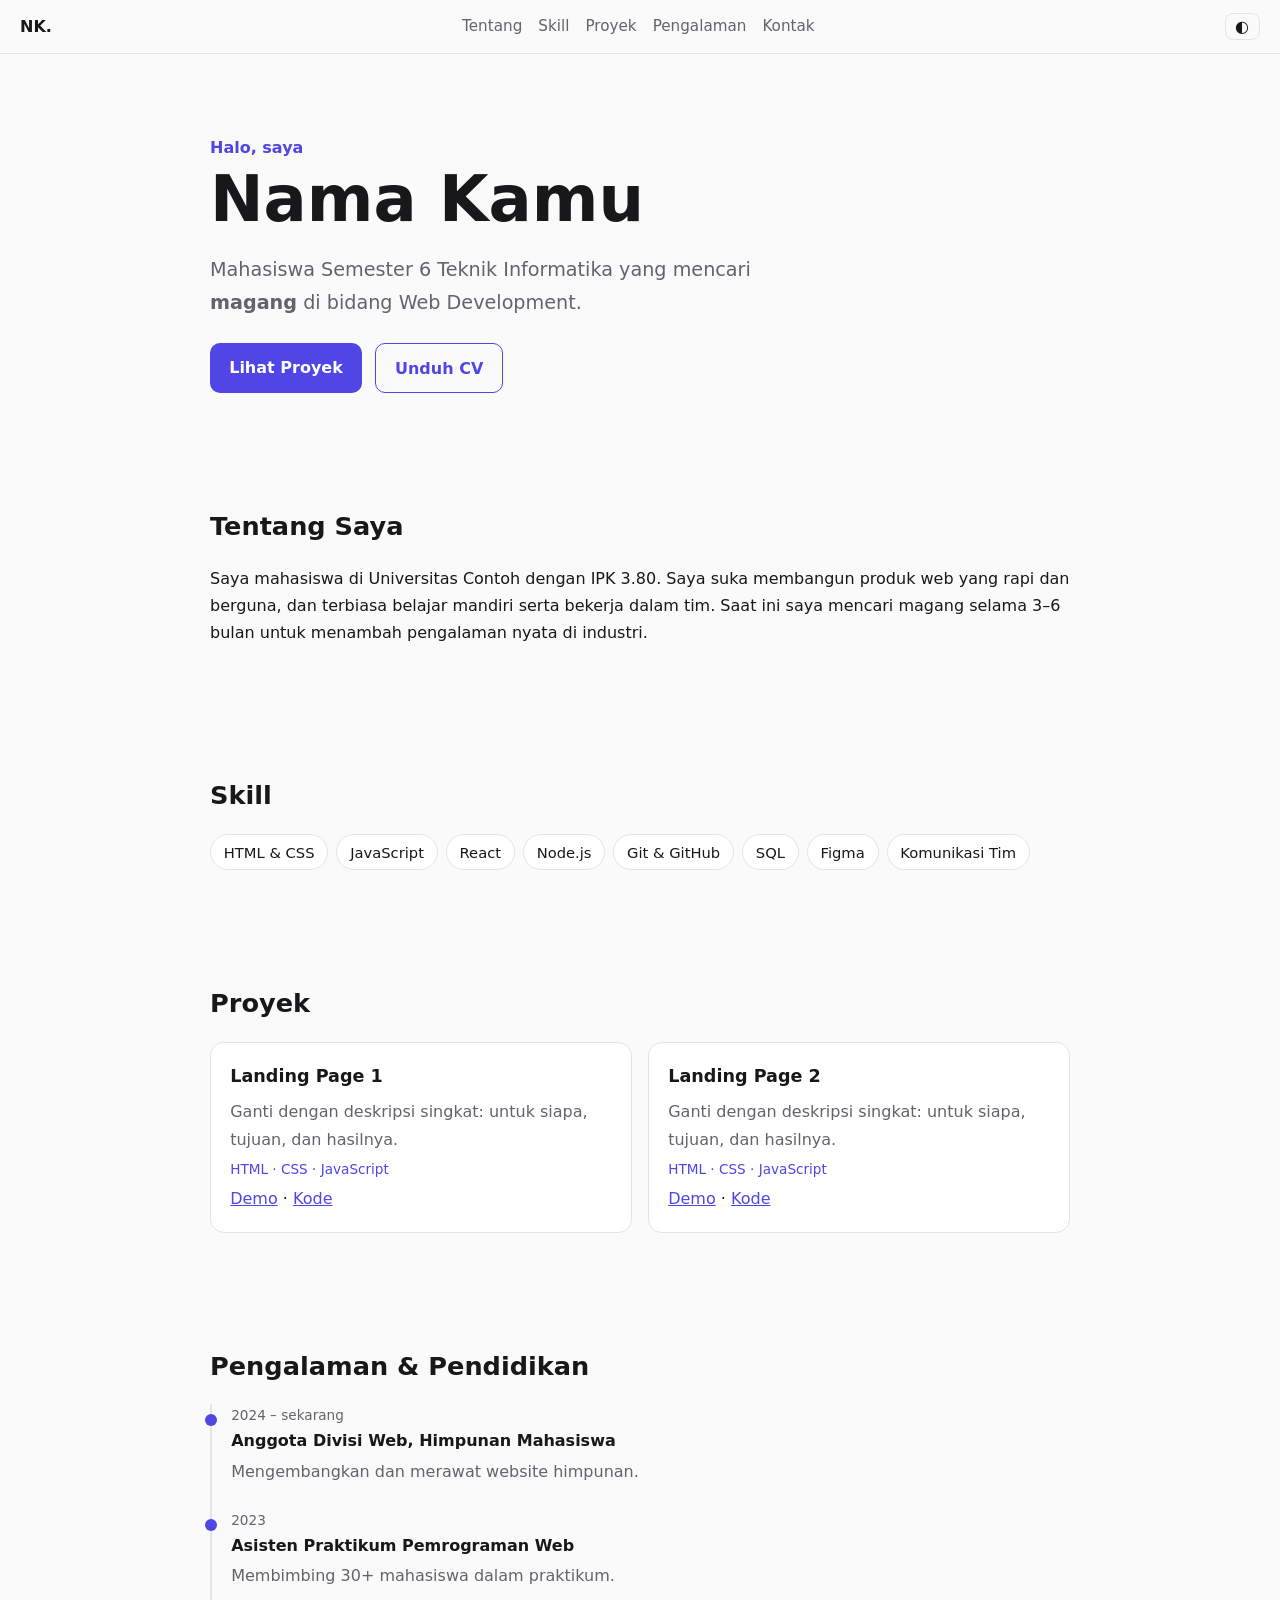
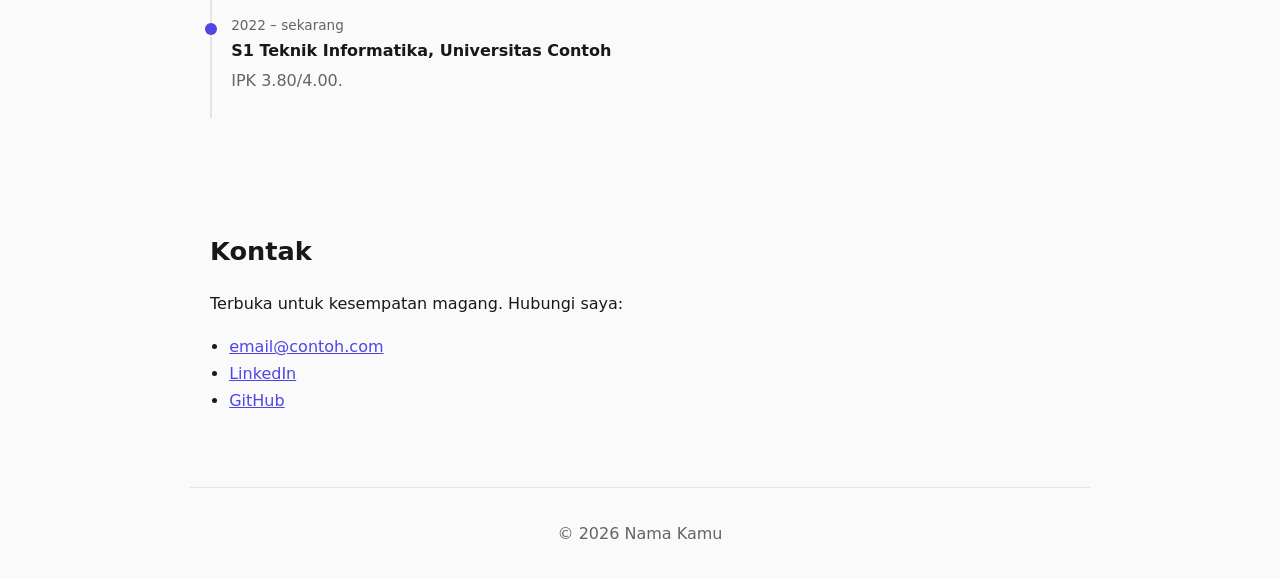
<file: index.html>
<!doctype html>
<html lang="id">
<head>
  <meta charset="utf-8">
  <meta name="viewport" content="width=device-width, initial-scale=1">
  <title>Nama Kamu — Portofolio Magang</title>
  <meta name="description" content="Portofolio mahasiswa yang mencari kesempatan magang.">
  <link rel="stylesheet" href="style.css">
</head>
<body>
  <header class="nav">
    <a href="#home" class="logo">NK.</a>
    <nav>
      <a href="#tentang">Tentang</a>
      <a href="#skill">Skill</a>
      <a href="#proyek">Proyek</a>
      <a href="#pengalaman">Pengalaman</a>
      <a href="#kontak">Kontak</a>
    </nav>
    <button id="theme" aria-label="Ganti tema">◐</button>
  </header>

  <main>
    <section id="home" class="hero">
      <p class="eyebrow">Halo, saya</p>
      <h1>Nama Kamu</h1>
      <p class="lead">Mahasiswa Semester 6 Teknik Informatika yang mencari <strong>magang</strong> di bidang Web Development.</p>
      <div class="cta">
        <a class="btn" href="#proyek">Lihat Proyek</a>
        <a class="btn ghost" href="cv.pdf" download>Unduh CV</a>
      </div>
    </section>

    <section id="tentang">
      <h2>Tentang Saya</h2>
      <p>Saya mahasiswa di Universitas Contoh dengan IPK 3.80. Saya suka membangun produk web yang rapi dan berguna, dan terbiasa belajar mandiri serta bekerja dalam tim. Saat ini saya mencari magang selama 3–6 bulan untuk menambah pengalaman nyata di industri.</p>
    </section>

    <section id="skill">
      <h2>Skill</h2>
      <ul class="chips">
        <li>HTML &amp; CSS</li><li>JavaScript</li><li>React</li><li>Node.js</li>
        <li>Git &amp; GitHub</li><li>SQL</li><li>Figma</li><li>Komunikasi Tim</li>
      </ul>
    </section>

    <section id="proyek">
      <h2>Proyek</h2>
      <div class="grid">
        <article class="card">
          <h3>Landing Page 1</h3>
          <p>Ganti dengan deskripsi singkat: untuk siapa, tujuan, dan hasilnya.</p>
          <p class="tags">HTML · CSS · JavaScript</p>
          <a href="#" target="_blank" rel="noopener">Demo</a> · <a href="#" target="_blank" rel="noopener">Kode</a>
        </article>
        <article class="card">
          <h3>Landing Page 2</h3>
          <p>Ganti dengan deskripsi singkat: untuk siapa, tujuan, dan hasilnya.</p>
          <p class="tags">HTML · CSS · JavaScript</p>
          <a href="#" target="_blank" rel="noopener">Demo</a> · <a href="#" target="_blank" rel="noopener">Kode</a>
        </article>
        <!-- Tambah proyek baru: salin satu blok <article class="card"> di atas -->
      </div>
    </section>

    <section id="pengalaman">
      <h2>Pengalaman &amp; Pendidikan</h2>
      <ol class="timeline">
        <li><span>2024 – sekarang</span><strong>Anggota Divisi Web, Himpunan Mahasiswa</strong><p>Mengembangkan dan merawat website himpunan.</p></li>
        <li><span>2023</span><strong>Asisten Praktikum Pemrograman Web</strong><p>Membimbing 30+ mahasiswa dalam praktikum.</p></li>
        <li><span>2022 – sekarang</span><strong>S1 Teknik Informatika, Universitas Contoh</strong><p>IPK 3.80/4.00.</p></li>
      </ol>
    </section>

    <section id="kontak">
      <h2>Kontak</h2>
      <p>Terbuka untuk kesempatan magang. Hubungi saya:</p>
      <ul class="links">
        <li><a href="mailto:email@contoh.com">email@contoh.com</a></li>
        <li><a href="https://linkedin.com/in/username" target="_blank" rel="noopener">LinkedIn</a></li>
        <li><a href="https://github.com/username" target="_blank" rel="noopener">GitHub</a></li>
      </ul>
    </section>
  </main>

  <footer>© <span id="year"></span> Nama Kamu</footer>
  <script src="script.js"></script>
</body>
</html>
</file>
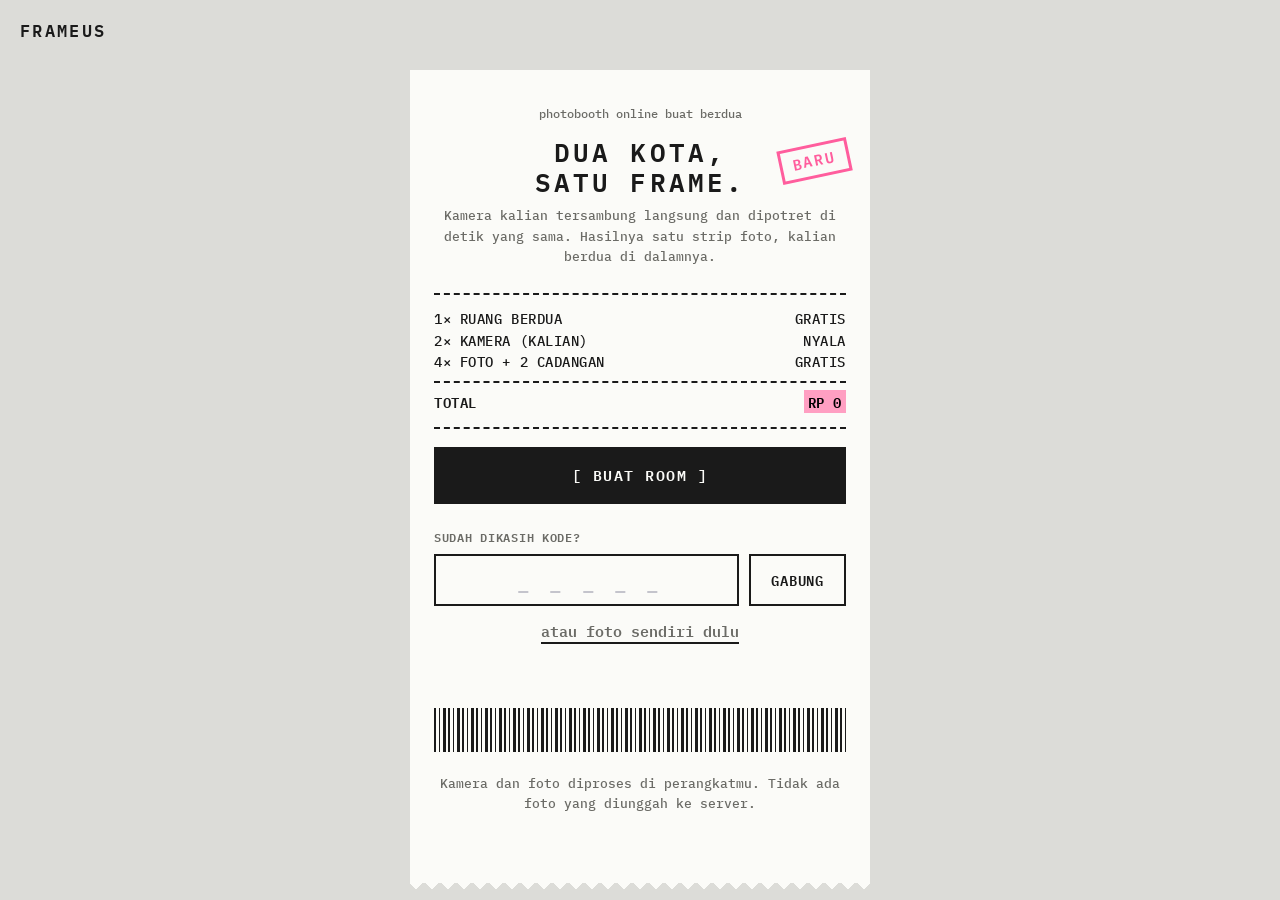
<file: photobooth/index.html>
<!doctype html>
<html lang="id">
<head>
  <meta charset="utf-8">
  <meta name="viewport" content="width=device-width, initial-scale=1, viewport-fit=cover">
  <meta name="theme-color" content="#ffffff">
  <title>frameus — dua kota, satu frame</title>
  <meta name="description" content="Foto berdua walau beda kota. Kamera kalian tampil berdampingan dan hasilnya jadi satu strip foto.">
  <link rel="stylesheet" href="style.css">
</head>
<body data-theme="struk">
  <header class="bar">
    <button id="btnBack" class="icon-btn" aria-label="Kembali" hidden>
      <svg viewBox="0 0 24 24" width="22" height="22" fill="none" stroke="currentColor" stroke-width="2.6" stroke-linecap="square"><path d="M15 5l-7 7 7 7"/></svg>
    </button>
    <a class="brand" href="./" aria-label="frameus, ke beranda"><span class="b-a">frame</span><span class="b-b">us</span></a>
    <div id="stepper" class="stepper" hidden>
      <span id="stepLabel" class="step-label"></span>
      <ol id="steps" aria-hidden="true"><li data-s="frame"></li><li data-s="shoot"></li><li data-s="pick"></li><li data-s="style"></li><li data-s="done"></li></ol>
    </div>
  </header>

  <video id="camSrc" autoplay playsinline muted></video>

  <main>
    <!-- BERANDA -->
    <section data-screen="home" class="screen home">
      <div class="hero-copy">
        <p class="kicker">photobooth online buat berdua</p>
        <h1><span class="h-a">Dua kota,</span> <span class="h-b">satu frame.</span></h1>
        <span class="rc-stamp" aria-hidden="true">BARU</span>
        <p class="lead">Kamera kalian tersambung langsung dan dipotret di detik yang sama. Hasilnya satu strip foto, kalian berdua di dalamnya.</p>

        <ul class="rc-items" aria-hidden="true"><li><span>1× ruang berdua</span><span>gratis</span></li><li><span>2× kamera (kalian)</span><span>nyala</span></li><li><span>4× foto + 2 cadangan</span><span>gratis</span></li><li class="rc-total"><b>TOTAL</b><b><mark>Rp 0</mark></b></li></ul>
        <button id="btnCreate" class="cta" type="button">
          <span class="cta-main">Buat room</span>
          <span class="cta-sub">kamu jadi tuan rumah, lalu kirim kode ke dia</span>
          <svg viewBox="0 0 24 24" width="26" height="26" fill="none" stroke="currentColor" stroke-width="2.6" stroke-linecap="square" aria-hidden="true"><path d="M4 12h15M13 6l6 6-6 6"/></svg>
        </button>

        <form id="joinForm" class="join" autocomplete="off">
          <label class="join-label" for="joinCode">Sudah dikasih kode?</label>
          <div class="join-row">
            <input id="joinCode" name="code" placeholder="_ _ _ _ _" maxlength="6" autocapitalize="characters" autocomplete="off" spellcheck="false">
            <button id="btnJoin" class="btn" type="submit">Gabung</button>
          </div>
        </form>
        <button id="btnSolo" class="text-link" type="button">atau foto sendiri dulu</button>

        <p id="homeStatus" class="status" role="status" aria-live="polite"></p>
        <div id="camError" class="alert" role="alert" hidden>
          <strong>Kameranya belum bisa dipakai.</strong>
          <p>Izinkan akses kamera di browser, tutup aplikasi lain yang memakainya, dan buka lewat alamat <b>https</b>. Lalu coba lagi.</p>
        </div>
        <div class="rc-bar" aria-hidden="true"></div>
        <p class="foot">Kamera dan foto diproses di perangkatmu. Tidak ada foto yang diunggah ke server.</p>
      </div>

      </section>

    <!-- ROOM -->
    <section data-screen="room" class="screen room" hidden>
      <p class="kicker">room kalian</p>
      <h2 class="title">Kirim kode ini ke dia</h2>
      <div class="stub">
        <div id="roomCode" class="code" aria-live="polite" aria-label="Kode room"></div>
        <div class="stub-actions">
          <button id="btnCopy" class="btn" type="button">Salin link</button>
          <button id="btnShare" class="btn" type="button">Bagikan</button>
        </div>
      </div>
      <div id="roomStatus" class="presence" data-state="wait" role="status">
        <span class="pres-dots" aria-hidden="true"><i class="me"></i><i class="peer"></i></span>
        <span class="pres-text">Menunggu dia masuk…</span>
      </div>
      <div class="room-links">
        <button id="btnRoomSolo" class="text-link" type="button">foto sendiri dulu</button>
        <button id="btnLeave" class="text-link" type="button">keluar</button>
      </div>
    </section>

    <!-- BENTUK STRIP -->
    <section data-screen="layout" class="screen" hidden>
      <h2 class="title">Pilih bentuk strip</h2>
      <p class="sub">Siapa pun dari kalian boleh memilih. Pilihannya otomatis tersinkron.</p>
      <div id="layouts" class="opts" role="radiogroup" aria-label="Bentuk strip"></div>
      <p id="layoutNote" class="pick-note" role="status" aria-live="polite"></p>
      <div class="actions"><button id="btnLayoutNext" class="btn primary xl" type="button"><span class="btn-main">Lanjut</span></button></div>
    </section>

    <!-- FRAME -->
    <section data-screen="frame" class="screen" hidden>
      <h2 class="title">Pilih frame</h2>
      <p class="sub">Foto kalian akan mengisi kotak putih.</p>
      <div id="cats" class="tabs" role="tablist" aria-label="Kategori frame"></div>
      <div id="frames" class="frames" role="radiogroup" aria-label="Frame"></div>
      <p id="frameNote" class="pick-note" role="status" aria-live="polite"></p>
      <div class="actions"><button id="btnFrameNext" class="btn primary xl" type="button"><span class="btn-main">Lanjut ke kamera</span></button></div>
    </section>

    <!-- FOTO -->
    <section data-screen="shoot" class="screen wide" hidden>
      <h2 id="shootTitle" class="title">Siap-siap, ya</h2>
      <p id="shootSub" class="sub">Pastikan wajah kelihatan, lalu tekan tombol merah.</p>
      <div class="cam">
        <canvas id="local" width="640" height="480"></canvas>
        <video id="remote" autoplay playsinline hidden></video>
        <span id="camBadge" class="cam-badge"><i class="dot"></i><span>Sendiri</span></span>
        <div id="count" class="count" hidden></div>
        <div id="flash" class="flash" aria-hidden="true"></div>
      </div>
      <div id="tryBox" class="try" hidden><span class="try-tag">Coba</span><p id="tryText"></p></div>
      <div id="thumbs" class="dots" aria-label="Hasil foto"></div>

      <div id="fx" class="fxpanel">
        <div class="tabs fx-tabs" role="tablist" aria-label="Efek">
          <button class="tab sel" data-fx="bg" role="tab" type="button">Latar</button>
          <button class="tab" data-fx="filter" role="tab" type="button">Filter wajah</button>
        </div>
        <div id="fxOpts" class="tray"></div>
        <p id="fxStatus" class="status" role="status" aria-live="polite"></p>
      </div>

      <div class="shutter-wrap">
        <button id="btnShoot" class="shutter" type="button" aria-label="Mulai foto"><i></i></button>
        <p class="shutter-label" id="shutterLabel">Mulai foto</p>
      </div>
    </section>

    <!-- PILIH FOTO -->
    <section data-screen="pick" class="screen" hidden>
      <h2 id="pickTitle" class="title">Pilih foto terbaik</h2>
      <p id="pickSub" class="sub"></p>
      <div id="pickGrid" class="pickgrid"></div>
      <div class="actions">
        <span id="pickCount" class="count-pill">0 dari 0</span>
        <button id="btnPickNext" class="btn primary xl" type="button" disabled><span class="btn-main">Lanjut</span></button>
      </div>
    </section>

    <!-- GAYA -->
    <section data-screen="style" class="screen" hidden>
      <h2 class="title">Beri sentuhan akhir</h2>
      <div class="table"><canvas id="preview" class="out"></canvas></div>
      <div class="panel">
        <label class="field"><span>Teks di bawah foto</span>
          <input id="caption" placeholder="Misalnya: Kita ♥" maxlength="30" value="frameus ♥">
        </label>
        <label class="switch"><input type="checkbox" id="showDate" checked><i aria-hidden="true"></i><span>Tampilkan tanggal</span></label>
      </div>
      <div class="actions"><button id="btnStyleNext" class="btn primary xl" type="button"><span class="btn-main">Selesai</span></button></div>
    </section>

    <!-- SELESAI -->
    <section data-screen="done" class="screen" hidden>
      <h2 class="title">Jadi! <em>Bagus banget.</em></h2>
      <div class="table"><canvas id="final" class="out tilt"></canvas></div>
      <div class="actions col">
        <a id="btnDownload" class="btn primary xl" download="frameus.png"><span class="btn-main">Unduh foto</span></a>
        <button id="btnShareImg" class="btn xl" type="button" hidden><span class="btn-main">Bagikan</span></button>
        <button id="btnAgain" class="link-btn" type="button">Foto lagi dari awal</button>
      </div>
    </section>
  </main>

  <script src="vendor/peerjs.min.js"></script>
  <script src="script.js"></script>
  <script type="module" src="fx.js"></script>
</body>
</html>
</file>
<file: style.css>
:root{--bg:#fafafa;--fg:#18181b;--muted:#63636b;--card:#fff;--line:#e4e4e7;--accent:#4f46e5}
:root[data-theme=dark]{--bg:#0f0f12;--fg:#f4f4f5;--muted:#a1a1aa;--card:#18181b;--line:#27272a;--accent:#818cf8}
*{box-sizing:border-box}
html{scroll-behavior:smooth}
body{margin:0;font:16px/1.7 system-ui,-apple-system,"Segoe UI",sans-serif;background:var(--bg);color:var(--fg)}
a{color:var(--accent)}
.nav{position:sticky;top:0;z-index:5;display:flex;align-items:center;justify-content:space-between;gap:1rem;padding:.8rem 1.25rem;background:color-mix(in srgb,var(--bg) 85%,transparent);backdrop-filter:blur(8px);border-bottom:1px solid var(--line)}
.nav nav{display:flex;gap:1rem;flex-wrap:wrap}
.nav nav a{color:var(--muted);text-decoration:none;font-size:.95rem}
.nav nav a:hover{color:var(--fg)}
.logo{font-weight:800;text-decoration:none;color:var(--fg)}
#theme{background:none;border:1px solid var(--line);color:var(--fg);border-radius:8px;padding:.2rem .6rem;cursor:pointer;font-size:1rem}
main,footer{max-width:900px;margin:0 auto;padding:0 1.25rem}
section{padding:3.5rem 0}
h1{font-size:clamp(2.4rem,7vw,4rem);line-height:1.1;margin:.2rem 0}
h2{font-size:1.6rem;margin:0 0 1rem}
.hero{padding-top:5rem}
.eyebrow{color:var(--accent);font-weight:600;margin:0}
.lead{font-size:1.2rem;color:var(--muted);max-width:36rem}
.cta{display:flex;gap:.8rem;flex-wrap:wrap;margin-top:1.5rem}
.btn{display:inline-block;padding:.65rem 1.2rem;border-radius:10px;background:var(--accent);color:#fff;text-decoration:none;font-weight:600}
.btn.ghost{background:none;color:var(--accent);border:1px solid var(--accent)}
.chips{list-style:none;padding:0;margin:0;display:flex;flex-wrap:wrap;gap:.5rem}
.chips li{padding:.3rem .8rem;border:1px solid var(--line);background:var(--card);border-radius:999px;font-size:.92rem}
.grid{display:grid;gap:1rem;grid-template-columns:repeat(auto-fit,minmax(250px,1fr))}
.card{background:var(--card);border:1px solid var(--line);border-radius:14px;padding:1.2rem;transition:transform .2s}
.card:hover{transform:translateY(-3px)}
.card h3{margin:0 0 .4rem;font-size:1.1rem}
.card p{margin:.3rem 0;color:var(--muted)}
.card .tags{font-size:.85rem;color:var(--accent)}
.timeline{list-style:none;padding:0;margin:0;border-left:2px solid var(--line)}
.timeline li{padding:0 0 1.5rem 1.2rem;position:relative}
.timeline li::before{content:"";position:absolute;left:-7px;top:.6rem;width:12px;height:12px;border-radius:50%;background:var(--accent)}
.timeline span{font-size:.85rem;color:var(--muted);display:block}
.timeline p{margin:.2rem 0 0;color:var(--muted)}
.links{padding-left:1.2rem}
footer{padding:2rem 1.25rem;color:var(--muted);text-align:center;border-top:1px solid var(--line)}
@media(max-width:560px){.nav nav{display:none}}
</file>
<file: photobooth/style.css>
@font-face { font-family: 'IBM Plex Mono'; font-weight: 400; src: url('vendor/fonts/IBMPlexMono-400.woff2') format('woff2'); font-display: swap; }
@font-face { font-family: 'IBM Plex Mono'; font-weight: 500; src: url('vendor/fonts/IBMPlexMono-500.woff2') format('woff2'); font-display: swap; }
@font-face { font-family: 'IBM Plex Mono'; font-weight: 600; src: url('vendor/fonts/IBMPlexMono-600.woff2') format('woff2'); font-display: swap; }
/* ===== frameus — sederhana & modern, pink sebagai aksen ===== */
:root {
  --bg: #ffffff; --card: #ffffff; --surface: #f7f7f8; --on-ink: #ffffff; --soft: #fde8ef; --display: "Inter Tight", system-ui, sans-serif; --line: #e8e8ec; --line-2: #d6d6dc;
  --ink: #131318; --muted: #6c6c78;
  --pink: #e8467c; --pink-d: #cf2f66; --pink-soft: #fde8ef;
  --blue: #5b7cfa;
  --me: var(--pink); --peer: var(--blue);
  --r: 14px;
  --shadow: 0 1px 2px rgba(19,19,24,.05), 0 8px 24px rgba(19,19,24,.07);
  --font: "Inter Tight", system-ui, -apple-system, "Segoe UI", sans-serif;
  --pad: 20px;
}
*, *::before, *::after { box-sizing: border-box; }
html { -webkit-text-size-adjust: 100%; scroll-behavior: smooth; }
body { margin: 0; min-height: 100vh; background: var(--bg); color: var(--ink); font: 400 1rem/1.55 var(--font); -webkit-font-smoothing: antialiased; }
button, input { font: inherit; color: inherit; }
button { cursor: pointer; -webkit-tap-highlight-color: transparent; }
[hidden] { display: none !important; }
.sr { position: absolute; width: 1px; height: 1px; overflow: hidden; clip: rect(0 0 0 0); white-space: nowrap; }
:focus-visible { outline: 3px solid color-mix(in srgb, var(--pink) 55%, transparent); outline-offset: 2px; border-radius: 8px; }

/* ---- bilah atas ---- */
.bar { position: sticky; top: 0; z-index: 20; display: flex; align-items: center; gap: 12px; min-height: 60px; padding: 8px var(--pad); background: color-mix(in srgb, var(--bg) 88%, transparent); backdrop-filter: blur(10px); border-bottom: 1px solid var(--line); }
.brand { font-weight: 800; font-size: 1.25rem; letter-spacing: -.04em; text-decoration: none; color: var(--ink); }
.brand .b-a { color: var(--ink); }
.brand .b-b { color: var(--pink); }
.icon-btn { display: grid; place-items: center; width: 40px; height: 40px; margin-left: -10px; border: 0; border-radius: 50%; background: none; }
.icon-btn:hover { background: var(--surface); }
.stepper { margin-left: auto; display: flex; align-items: center; gap: 12px; }
.step-label { font-size: .78rem; font-weight: 600; color: var(--muted); }
.stepper ol { display: flex; gap: 5px; list-style: none; margin: 0; padding: 0; }
.stepper li { width: 22px; height: 5px; border-radius: 99px; background: var(--line); }
.stepper li.past { background: var(--ink); }
.stepper li.on { background: var(--pink); }

main { max-width: 620px; margin: 0 auto; padding: 28px var(--pad) 48px; }
.screen { animation: rise .3s cubic-bezier(.2, .7, .2, 1); }
@keyframes rise { from { opacity: 0; transform: translateY(8px); } to { opacity: 1; transform: none; } }

.title { margin: 6px 0 6px; font-weight: 800; font-size: clamp(1.8rem, 6vw, 2.4rem); line-height: 1.08; letter-spacing: -.035em; }
.title em { font-style: normal; color: var(--pink); }
.sub { margin: 4px 0 22px; color: var(--muted); max-width: 32rem; }
.sub b { color: var(--ink); }
.kicker { display: inline-block; margin: 0 0 14px; padding: 5px 12px; border-radius: 99px; background: var(--soft); color: var(--pink-d); font-size: .78rem; font-weight: 700; }
.status { min-height: 1.4em; margin: 12px 0 0; font-size: .92rem; color: var(--muted); }
.text-link, .link-btn { display: inline-block; padding: 10px 2px; border: 0; background: none; color: var(--muted); font-weight: 600; text-decoration: underline; text-decoration-thickness: 1.5px; text-underline-offset: 5px; text-decoration-color: var(--line-2); }
.text-link:hover, .link-btn:hover { color: var(--ink); text-decoration-color: var(--pink); }

/* ---- tombol ---- */
.btn { display: inline-flex; align-items: center; justify-content: center; gap: 8px; min-height: 48px; padding: 8px 20px; border: 1px solid var(--line-2); border-radius: 12px; background: var(--card); color: var(--ink); font-weight: 700; text-decoration: none; transition: background .15s, border-color .15s, transform .08s; }
.btn:hover { background: var(--surface); border-color: #bdbdc6; }
.btn:active { transform: scale(.985); }
.btn.primary, .btn.dark { background: var(--ink); border-color: var(--ink); color: var(--on-ink); }
.btn.primary:hover, .btn.dark:hover { background: #2b2b33; }
.btn.xl { width: 100%; min-height: 54px; font-size: 1.05rem; }
.btn:disabled { background: var(--surface); color: #a3a3ad; border-color: var(--line); cursor: not-allowed; transform: none; }
.btn-main { font-weight: 700; }

/* ---- beranda ---- */
.screen.home { display: grid; grid-template-columns: minmax(0, 1fr); gap: 28px; }
.hero-copy { min-width: 0; max-width: 520px; }
.hero-copy h1 { margin: 0 0 14px; font-weight: 800; font-size: clamp(2.6rem, 11vw, 4.2rem); line-height: 1.02; letter-spacing: -.03em; }
.hero-copy h1 .h-a, .hero-copy h1 .h-b { display: block; }
.hero-copy h1 .h-b { color: var(--pink); }
.lead { margin: 0 0 26px; font-size: 1.08rem; color: var(--muted); max-width: 28rem; }
.cta { display: grid; grid-template-columns: 1fr auto; align-items: center; column-gap: 14px; width: 100%; padding: 17px 20px; text-align: left; border: 0; border-radius: var(--r); background: var(--ink); color: var(--on-ink); transition: background .15s, transform .08s; }
.cta:hover { background: #2b2b33; }
.cta:active { transform: scale(.99); }
.cta-main { font-weight: 800; font-size: 1.2rem; letter-spacing: -.02em; }
.cta-sub { grid-column: 1; margin-top: 2px; font-size: .84rem; color: #b8b8c2; }
.cta svg { grid-row: 1 / span 2; grid-column: 2; color: var(--pink); }
.join { margin: 24px 0 4px; }
.join-label { display: block; margin-bottom: 8px; font-size: .84rem; font-weight: 700; color: var(--muted); }
.join-row { display: flex; gap: 10px; }
.join input { flex: 1 1 0; min-width: 0; width: 100%; min-height: 52px; padding: 6px 14px; border: 1px solid var(--line-2); border-radius: 12px; background: var(--card); text-align: center; text-transform: uppercase; font-weight: 800; font-size: 1.3rem; letter-spacing: .3em; padding-left: calc(14px + .3em); }
.join input::placeholder { color: #c4c4cc; letter-spacing: .15em; }
.join input:focus { outline: none; border-color: var(--pink); box-shadow: 0 0 0 4px var(--pink-soft); }
.alert { margin: 14px 0 6px; padding: 12px 14px; border: 1px solid #f3c5d5; border-radius: 12px; background: var(--soft); }
.alert p { margin: 4px 0 0; color: #5d2a3c; }
.foot { margin: 22px 0 0; font-size: .82rem; color: var(--muted); max-width: 30rem; }
.hero-art { order: -1; width: 140px; margin: 0; }
.hero-art svg { display: block; width: 100%; height: auto; }

/* ---- room ---- */
.stub { margin: 14px 0 20px; padding: 24px 18px 18px; border: 1px solid var(--line); border-radius: var(--r); background: var(--card); box-shadow: var(--shadow); }
.code { display: flex; gap: 8px; margin: 0 0 20px; }
.code span { flex: 1 1 0; max-width: 72px; display: grid; place-items: center; aspect-ratio: .85; border-radius: 12px; background: var(--surface); border: 1px solid var(--line); font-weight: 800; font-size: clamp(1.8rem, 8.5vw, 2.5rem); letter-spacing: -.02em; }
.code span.t-a, .code span.t-b { color: var(--ink); }
.code span.t-a { background: var(--soft); border-color: #f6cbd9; color: var(--pink-d); }
.stub-actions { display: flex; gap: 10px; flex-wrap: wrap; }
.presence { display: flex; align-items: center; gap: 12px; margin: 0 0 20px; font-size: .92rem; font-weight: 600; color: var(--muted); }
.pres-dots { display: flex; }
.pres-dots i { width: 20px; height: 20px; border-radius: 50%; border: 2px solid #fff; }
.pres-dots .me { background: var(--me); }
.pres-dots .peer { margin-left: -6px; background: var(--line-2); }
.presence[data-state="wait"] .peer { animation: blink 1.2s infinite; }
.presence[data-state="ok"] { color: #1f8f57; }
.presence[data-state="ok"] .peer { background: var(--peer); }
.presence[data-state="off"] .pres-text, .presence[data-state="err"] .pres-text { color: var(--pink-d); }
@keyframes blink { 0%, 100% { opacity: 1; } 50% { opacity: .35; } }
.room-links { display: flex; gap: 22px; }

/* ---- aksi bawah ---- */
.actions { position: sticky; bottom: 0; z-index: 10; display: flex; align-items: center; gap: 12px; margin: 22px calc(var(--pad) * -1) 0; padding: 14px var(--pad) calc(14px + env(safe-area-inset-bottom)); background: linear-gradient(to top, var(--bg) 62%, transparent); }
.actions.col { flex-direction: column; align-items: stretch; position: static; background: none; margin: 18px 0 0; padding: 0; }
.actions.col .link-btn { align-self: center; }
.actions .btn.xl { flex: 1; }
.count-pill { flex: none; padding: 7px 13px; border-radius: 99px; background: var(--surface); font-weight: 700; font-size: .84rem; white-space: nowrap; }

/* ---- bentuk strip & frame ---- */
.opts { display: grid; grid-template-columns: repeat(2, 1fr); gap: 12px; }
.opt { position: relative; display: flex; flex-direction: column; align-items: center; gap: 3px; padding: 22px 10px 14px; border: 1px solid var(--line); border-radius: var(--r); background: var(--card); text-align: center; transition: border-color .15s, box-shadow .15s; }
.opt:hover { border-color: var(--line-2); }
.opt b { margin-top: 10px; font-weight: 800; font-size: 1.05rem; letter-spacing: -.02em; }
.opt small { color: var(--muted); font-size: .8rem; }
.ico { display: grid; gap: 4px; padding: 5px; border-radius: 6px; background: var(--ink); }
.ico i { display: block; background: var(--card); border-radius: 1px; }
.fcard { position: relative; display: flex; flex-direction: column; align-items: center; gap: 6px; padding: 10px 6px 8px; border: 1px solid var(--line); border-radius: var(--r); background: var(--card); transition: border-color .15s; }
.fcard:hover { border-color: var(--line-2); }
.fcard canvas { width: 100%; height: 150px; object-fit: contain; filter: drop-shadow(0 2px 4px rgba(19,19,24,.18)); }
.fcard b { font-size: .82rem; font-weight: 700; }
.frames { display: grid; grid-template-columns: repeat(3, 1fr); gap: 10px; }
.check { position: absolute; top: 8px; right: 8px; display: none; width: 22px; height: 22px; place-items: center; border-radius: 50%; background: var(--ink); color: #fff; font-size: 12px; font-weight: 800; }
.opt[aria-checked="true"] .check, .fcard[aria-checked="true"] .check { display: grid; }
/* pilihan bersama: warnamu, warnanya, dan keduanya */
.opt[data-pick~="me"], .fcard[data-pick~="me"] { border-color: var(--me); box-shadow: 0 0 0 2px var(--me); }
.opt[data-pick~="peer"], .fcard[data-pick~="peer"] { border-color: var(--peer); box-shadow: 0 0 0 2px var(--peer); }
.opt[data-pick~="me"][data-pick~="peer"], .fcard[data-pick~="me"][data-pick~="peer"] { border-color: var(--me); box-shadow: 0 0 0 2px var(--me), 0 0 0 5px var(--peer); }
.who-row { position: absolute; left: 6px; top: 6px; display: flex; gap: 4px; }
.who { padding: 1px 8px; border-radius: 99px; color: #fff; font-size: .66rem; font-weight: 700; line-height: 1.6; }
.who.me { background: var(--me); }
.who.peer { background: var(--peer); }
.pick-note { min-height: 1.4em; margin: 14px 0 0; font-size: .86rem; font-weight: 600; color: var(--pink-d); }
.tabs { display: flex; gap: 8px; margin: 0 calc(var(--pad) * -1) 16px; padding: 4px var(--pad) 10px; overflow-x: auto; scrollbar-width: none; }
.tabs::-webkit-scrollbar { display: none; }
.tab { flex: none; padding: 8px 15px; border: 1px solid var(--line); border-radius: 99px; background: var(--card); font-weight: 600; font-size: .88rem; white-space: nowrap; }
.tab:hover { border-color: var(--line-2); }
.tab.sel { background: var(--ink); border-color: var(--ink); color: var(--on-ink); }
.tab-count { margin-left: 6px; opacity: .5; font-weight: 600; }
.tab[data-pick~="me"]::after, .tab[data-pick~="peer"]::after { content: ""; display: inline-block; width: 8px; height: 8px; margin-left: 7px; border-radius: 50%; background: var(--me); }
.tab[data-pick~="peer"]:not([data-pick~="me"])::after { background: var(--peer); }
.tab[data-pick~="me"][data-pick~="peer"]::after { background: linear-gradient(90deg, var(--me) 50%, var(--peer) 50%); }

/* ---- kamera ---- */
.screen.wide { max-width: 620px; }
.cam { position: relative; display: flex; aspect-ratio: 4 / 3; overflow: hidden; border-radius: 18px; background: #111; box-shadow: var(--shadow); }
.cam canvas, .cam video { flex: 1; min-width: 0; width: 100%; height: 100%; object-fit: cover; }
#camSrc { position: fixed; left: 0; top: 0; width: 2px; height: 2px; opacity: 0; pointer-events: none; }
.cam-badge { position: absolute; left: 12px; top: 12px; display: flex; align-items: center; gap: 7px; padding: 5px 11px; border-radius: 99px; background: rgba(19,19,24,.7); color: #fff; font-size: .74rem; font-weight: 700; backdrop-filter: blur(4px); }
.cam-badge .dot { width: 7px; height: 7px; border-radius: 50%; background: var(--pink); }
.cam-badge[data-on="1"] .dot { background: #5be08f; }
.count { position: absolute; inset: 0; display: grid; place-items: center; pointer-events: none; font-weight: 800; font-size: clamp(7rem, 34vw, 11rem); line-height: 1; letter-spacing: -.05em; color: #fff; text-shadow: 0 4px 30px rgba(0,0,0,.5); }
.count.pop { animation: pop .9s cubic-bezier(.2, .8, .2, 1); }
@keyframes pop { 0% { transform: scale(1.6); opacity: 0; } 25% { transform: scale(1); opacity: 1; } 85% { opacity: 1; } 100% { transform: scale(.85); opacity: 0; } }
.flash { position: absolute; inset: 0; background: var(--card); opacity: 0; pointer-events: none; }
.flash.go { animation: flash .45s ease-out; }
@keyframes flash { 0% { opacity: .95; } 100% { opacity: 0; } }
.try { display: flex; align-items: center; gap: 10px; margin: 16px 0 0; padding: 12px 14px; border-radius: 12px; background: var(--soft); }
.try-tag { flex: none; padding: 2px 9px; border-radius: 99px; background: var(--pink); color: #fff; font-size: .7rem; font-weight: 700; }
.try p { margin: 0; font-weight: 600; color: #5d2a3c; }
.dots { display: flex; gap: 8px; justify-content: center; flex-wrap: wrap; margin: 16px 0 0; }
.dots div { width: 52px; aspect-ratio: 4 / 3; display: grid; place-items: center; border: 1px solid var(--line); border-radius: 8px; background: var(--surface); font-weight: 700; font-size: .8rem; color: var(--muted); overflow: hidden; }
.dots div.cur { border-color: var(--pink); color: var(--pink-d); background: var(--soft); }
.dots img { width: 100%; height: 100%; object-fit: cover; display: block; }
.fxpanel { margin-top: 20px; padding: 14px 14px 6px; border: 1px solid var(--line); border-radius: var(--r); background: var(--card); }
.fx-tabs { margin: 0 0 10px; padding: 0; }
.tray { display: flex; gap: 12px; overflow-x: auto; padding: 4px 4px 12px; scrollbar-width: thin; }
.fxo { flex: none; display: flex; flex-direction: column; align-items: center; gap: 5px; width: 64px; padding: 0; border: 0; background: none; }
.fxo .face { display: grid; place-items: center; width: 58px; height: 58px; overflow: hidden; border: 1px solid var(--line); border-radius: 14px; background: var(--surface); font-size: 1.6rem; line-height: 1; }
.fxo .face canvas { width: 100%; height: 100%; display: block; }
.fxo small { max-width: 64px; overflow: hidden; text-overflow: ellipsis; white-space: nowrap; font-size: .72rem; color: var(--muted); }
.fxo:hover .face { border-color: var(--line-2); }
.fxo[aria-pressed="true"] .face { border-color: var(--pink); box-shadow: 0 0 0 2px var(--pink); }
.fxo[aria-pressed="true"] small { color: var(--ink); font-weight: 700; }
.shutter-wrap { display: grid; justify-items: center; margin: 24px 0 6px; }
.shutter { position: relative; width: 82px; height: 82px; border: 3px solid var(--ink); border-radius: 50%; background: var(--card); transition: transform .08s; }
.shutter i { position: absolute; inset: 6px; border-radius: 50%; background: var(--pink); }
.shutter:hover i { background: var(--pink-d); }
.shutter:active { transform: scale(.94); }
.shutter-label { margin: 10px 0 0; font-size: .84rem; font-weight: 600; color: var(--muted); }

/* ---- pilih foto ---- */
.pickgrid { display: grid; grid-template-columns: repeat(2, 1fr); gap: 14px; }
.pick { position: relative; padding: 7px 7px 22px; border: 0; background: var(--card); box-shadow: 0 1px 2px rgba(19,19,24,.1), 0 8px 20px rgba(19,19,24,.12); transition: transform .12s; }
.pick:nth-child(odd) { transform: rotate(-1.2deg); }
.pick:nth-child(even) { transform: rotate(1deg); }
.pick img { display: block; width: 100%; }
.pick:hover { transform: rotate(0) translateY(-3px); }
.pick.sel { outline: 3px solid var(--pink); outline-offset: 2px; }
.pick em { position: absolute; top: -10px; right: -8px; display: none; width: 30px; height: 30px; place-items: center; border-radius: 50%; background: var(--pink); color: #fff; font-weight: 800; font-size: .95rem; font-style: normal; }
.pick.sel em { display: grid; }

/* ---- gaya & selesai ---- */
.table { display: grid; place-items: center; margin: 14px calc(var(--pad) * -1) 0; padding: 28px var(--pad); background: var(--surface); }
.out { max-width: min(100%, 360px); max-height: 66vh; width: auto; height: auto; box-shadow: 0 1px 2px rgba(19,19,24,.12), 0 16px 32px rgba(19,19,24,.2); }
.out.tilt { transform: rotate(-1.4deg); }
.panel { display: grid; gap: 14px; margin-top: 18px; padding: 16px; border: 1px solid var(--line); border-radius: var(--r); background: var(--card); }
.field { display: grid; gap: 6px; font-size: .84rem; font-weight: 700; color: var(--muted); }
.field input { min-height: 46px; padding: 8px 12px; border: 1px solid var(--line-2); border-radius: 12px; background: var(--card); font-weight: 500; font-size: 1rem; color: var(--ink); }
.field input:focus { outline: none; border-color: var(--pink); box-shadow: 0 0 0 4px var(--pink-soft); }
.switch { display: flex; align-items: center; gap: 12px; font-weight: 600; cursor: pointer; }
.switch input { position: absolute; opacity: 0; }
.switch i { position: relative; flex: none; width: 46px; height: 28px; border-radius: 99px; background: var(--line-2); transition: background .15s; }
.switch i::after { content: ""; position: absolute; left: 3px; top: 3px; width: 22px; height: 22px; border-radius: 50%; background: var(--card); box-shadow: 0 1px 3px rgba(0,0,0,.25); transition: transform .15s; }
.switch input:checked + i { background: var(--pink); }
.switch input:checked + i::after { transform: translateX(18px); }
.switch input:focus-visible + i { outline: 3px solid var(--pink-soft); outline-offset: 2px; }

/* ---- layar lebar ---- */
@media (min-width: 880px) {
  main { max-width: 1040px; padding-top: 48px; }
  .screen:not(.home) { max-width: 620px; margin-inline: auto; }
  .screen.home { grid-template-columns: minmax(0, 520px) 1fr; column-gap: 88px; align-items: center; min-height: calc(100vh - 170px); }
  .hero-art { order: 0; width: min(250px, 100%); justify-self: center; }
  .frames { grid-template-columns: repeat(4, 1fr); }
  .actions { margin-inline: 0; padding-inline: 0; }
  .tabs { margin-inline: 0; padding-inline: 0; }
  .table { margin-inline: 0; border-radius: var(--r); }
}
@media (max-width: 420px) { .frames { gap: 8px; } .fcard canvas { height: 128px; } .step-label { display: none; } }
@media (prefers-reduced-motion: reduce) { *, *::before, *::after { animation-duration: .01ms !important; transition-duration: .01ms !important; } }

/* ======================= TEMA ======================= */
/* dekorasi tiap tema tersembunyi sampai temanya aktif */
.hero-art { display: none; }

/* ----- STRUK: kertas kasir, mono, cap pink ----- */
body {
  --bg: #dcdcd8; --card: #fbfbf8; --surface: #f0f0ec; --line: #1a1a1a; --line-2: #1a1a1a; --ink: #1a1a1a; --muted: #6b6b66;
  --pink: #ff5d9d; --pink-d: #e03581; --soft: #ffd9e8; --font: "IBM Plex Mono", ui-monospace, monospace; font-weight: 500; font-size: .95rem;
}
body .bar { background: transparent; border-bottom: 0; backdrop-filter: none; }
body main { position: relative; max-width: 460px; margin: 10px auto 44px; padding: 34px 24px 56px; background: #fbfbf8; filter: drop-shadow(0 18px 28px rgba(0,0,0,.18));
  -webkit-mask: conic-gradient(from -45deg at bottom, #0000, #000 1deg 89deg, #0000 90deg) bottom / 16px 8px repeat-x, linear-gradient(#000 0 0) top / 100% calc(100% - 7px) no-repeat; -webkit-mask-composite: source-over; mask-composite: add; mask: conic-gradient(from -45deg at bottom, #0000, #000 1deg 89deg, #0000 90deg) bottom / 16px 8px repeat-x, linear-gradient(#000 0 0) top / 100% calc(100% - 7px) no-repeat; }
body :is(.btn,.opt,.fcard,.tab,.cta,.join input,.field input,.panel,.fxpanel,.stub,.code span,.try,.alert,.dots div,.fxo .face,.count-pill,.cam,.who,.try-tag,.kicker,.cam-badge,.ico,.check,.theme-btn,.pick) { border-radius: 0; }
body :is(.btn,.tab,.join input,.field input,.theme-btn,.count-pill) { border: 2px solid #1a1a1a; font-family: var(--font); text-transform: uppercase; letter-spacing: .06em; font-weight: 600; font-size: .86rem; }
body :is(.opt,.fcard,.panel,.fxpanel,.stub,.dots div,.fxo .face,.try) { border: 2px dashed #1a1a1a; }
body .title { font: 600 1.4rem/1.15 var(--font); text-transform: uppercase; letter-spacing: .1em; text-align: center; }
body .sub { text-align: center; margin-inline: auto; font-size: .82rem; }
body .brand { font: 600 1.05rem var(--font); letter-spacing: .14em; text-transform: uppercase; }
body .brand .b-b { color: var(--ink); }
body .kicker { display: block; text-align: center; background: none; color: var(--muted); padding: 0; font-weight: 500; }
body .screen.home { max-width: none; display: block; }
body .hero-copy { text-align: center; max-width: none; position: relative; }
body .hero-copy h1 { font: 600 1.6rem/1.15 var(--font); text-transform: uppercase; letter-spacing: .12em; margin: 6px 0 10px; }
body .hero-copy h1 .h-b { color: var(--ink); }
body .lead { margin-inline: auto; font-size: .82rem; color: var(--muted); }
body .rc-stamp { display: block; position: absolute; right: -4px; top: 40px; transform: rotate(-12deg); border: 3px solid var(--pink); color: var(--pink); padding: 2px 10px; font-weight: 600; letter-spacing: .14em; }
body .rc-items { display: block; list-style: none; margin: 0 0 18px; padding: 14px 0; border-block: 2px dashed #1a1a1a; text-align: left; font-size: .86rem; }
body .rc-items li { display: flex; justify-content: space-between; gap: 10px; }
body .rc-items .rc-total { margin-top: 8px; padding-top: 8px; border-top: 2px dashed #1a1a1a; }
body .rc-items mark { background: #ff9fc2; padding: 0 4px; }
body .cta { display: block; text-align: center; border: 2px solid #1a1a1a; background: #1a1a1a; color: #fbfbf8; padding: 14px; }
body .cta-main { font: 600 .95rem var(--font); letter-spacing: .1em; text-transform: uppercase; }
body .cta-main::before { content: "[ "; } body .cta-main::after { content: " ]"; }
body .cta-sub, body .cta svg { display: none; }
body .join { text-align: left; }
body .join-label { font-size: .74rem; text-transform: uppercase; letter-spacing: .06em; }
body .join input { font-weight: 600; font-size: 1.3rem; letter-spacing: .3em; }
body .rc-bar { display: block; height: 44px; margin: 22px 0 6px; background: repeating-linear-gradient(90deg, #1a1a1a 0 2px, #0000 2px 5px, #1a1a1a 5px 6px, #0000 6px 9px, #1a1a1a 9px 12px, #0000 12px 14px); }
body .btn.primary, body .btn.dark, body .tab.sel { background: #1a1a1a; color: #fbfbf8; }
body .code span { background: #fbfbf8; border: 2px solid #1a1a1a; font-weight: 600; }
body .code span.t-a { background: var(--soft); color: #1a1a1a; }
body .actions { background: linear-gradient(to top, #fbfbf8 62%, transparent); }
body .table { background: #f0f0ec; }
body .stepper li { border-radius: 0; height: 8px; }
body .opt[data-pick~="me"], body .fcard[data-pick~="me"] { box-shadow: 0 0 0 3px var(--me); border-style: solid; }



/* ---------- struk: kepala, pesanan, kaki ---------- */
.rc-meta { margin: -6px 0 14px; padding-bottom: 10px; border-bottom: 2px dashed #1a1a1a; font-size: .7rem; letter-spacing: .08em; text-transform: uppercase; color: var(--muted); text-align: center; }
.rc-tally { margin: 6px 0 18px; }
.rc-tally .rc-items { margin: 0; }
.rc-foot { margin-top: 28px; text-align: center; }
.rc-foot .rc-bar { margin: 0 0 6px; }
.rc-foot p { margin: 0; font-size: .7rem; letter-spacing: .06em; text-transform: uppercase; color: var(--muted); }
.rc-items { display: block; list-style: none; padding: 12px 0; border-block: 2px dashed #1a1a1a; font-size: .8rem; text-transform: uppercase; letter-spacing: .04em; }
.rc-items li { display: flex; justify-content: space-between; gap: 10px; }
.rc-items .rc-total { margin-top: 8px; padding-top: 8px; border-top: 2px dashed #1a1a1a; }
.rc-items .rc-back { margin-top: 4px; }
.rc-bar { display: block; height: 44px; background: repeating-linear-gradient(90deg, #1a1a1a 0 2px, #0000 2px 5px, #1a1a1a 5px 6px, #0000 6px 9px, #1a1a1a 9px 12px, #0000 12px 14px); }
.rc-items mark { background: #ff9fc2; padding: 0 4px; }
.screen:not(.home) .title::before { content: "— "; color: var(--pink); } .screen:not(.home) .title::after { content: " —"; color: var(--pink); }
/* kamera & hasil di atas kertas struk */
.cam { border: 2px solid #1a1a1a; box-shadow: none; }
.count { font-family: var(--font); font-weight: 600; letter-spacing: 0; }
.try { background: var(--soft); border: 2px dashed #1a1a1a; }
.try-tag { background: #1a1a1a; color: #fbfbf8; }
.try p { color: #1a1a1a; }
.dots div.cur { background: #1a1a1a; color: #fbfbf8; border-style: solid; }
.shutter { border: 2px solid #1a1a1a; }
.shutter i { background: var(--pink); }
.pick { box-shadow: none; border: 2px solid #1a1a1a; background: #fff; }
.pick.sel { outline: 0; border-color: var(--pink); box-shadow: 0 0 0 3px var(--pink); }
.table { background: transparent; border: 2px dashed #1a1a1a; padding: 20px; margin-inline: 0; }
.out { box-shadow: 0 3px 0 rgba(26,26,26,.2); }
.panel { border-radius: 0; }
.switch i { border-radius: 0; background: #d3d3cd; border: 2px solid #1a1a1a; } .switch i::after { border-radius: 0; background: #1a1a1a; } .switch input:checked + i { background: var(--pink); }
.screen.wide { max-width: none; }
</file>
